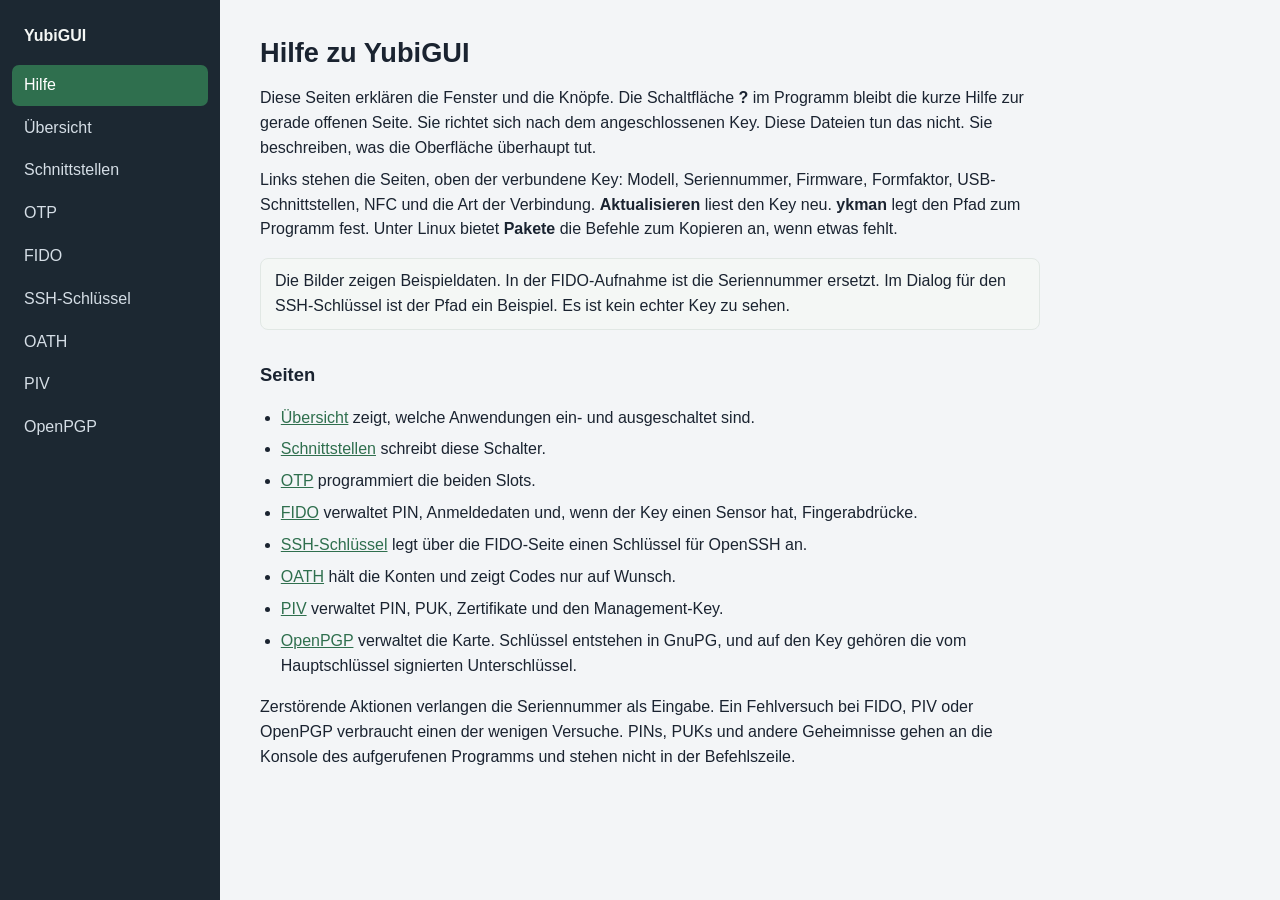
<file: docs/hilfe/index.html>
<!DOCTYPE html>
<html lang="de">
<head>
  <meta charset="utf-8">
  <meta name="viewport" content="width=device-width, initial-scale=1">
  <title>Hilfe zu YubiGUI</title>
  <link rel="stylesheet" href="hilfe.css">
</head>
<body>
  <div class="layout">
    <nav>
      <a class="brand" href="index.html">YubiGUI</a>
      <a class="page here" href="index.html">Hilfe</a>
      <a class="page" href="uebersicht.html">Übersicht</a>
      <a class="page" href="schnittstellen.html">Schnittstellen</a>
      <a class="page" href="otp.html">OTP</a>
      <a class="page" href="fido.html">FIDO</a>
      <a class="page" href="ssh.html">SSH-Schlüssel</a>
      <a class="page" href="oath.html">OATH</a>
      <a class="page" href="piv.html">PIV</a>
      <a class="page" href="openpgp.html">OpenPGP</a>
    </nav>
    <main>
      <h1>Hilfe zu YubiGUI</h1>
      <p>Diese Seiten erklären die Fenster und die Knöpfe. Die Schaltfläche <strong>?</strong> im Programm bleibt die kurze Hilfe zur gerade offenen Seite. Sie richtet sich nach dem angeschlossenen Key. Diese Dateien tun das nicht. Sie beschreiben, was die Oberfläche überhaupt tut.</p>
      <p>Links stehen die Seiten, oben der verbundene Key: Modell, Seriennummer, Firmware, Formfaktor, USB-Schnittstellen, NFC und die Art der Verbindung. <strong>Aktualisieren</strong> liest den Key neu. <strong>ykman</strong> legt den Pfad zum Programm fest. Unter Linux bietet <strong>Pakete</strong> die Befehle zum Kopieren an, wenn etwas fehlt.</p>
      <div class="note">Die Bilder zeigen Beispieldaten. In der FIDO-Aufnahme ist die Seriennummer ersetzt. Im Dialog für den SSH-Schlüssel ist der Pfad ein Beispiel. Es ist kein echter Key zu sehen.</div>
      <h2>Seiten</h2>
      <ul>
        <li><a href="uebersicht.html">Übersicht</a> zeigt, welche Anwendungen ein- und ausgeschaltet sind.</li>
        <li><a href="schnittstellen.html">Schnittstellen</a> schreibt diese Schalter.</li>
        <li><a href="otp.html">OTP</a> programmiert die beiden Slots.</li>
        <li><a href="fido.html">FIDO</a> verwaltet PIN, Anmeldedaten und, wenn der Key einen Sensor hat, Fingerabdrücke.</li>
        <li><a href="ssh.html">SSH-Schlüssel</a> legt über die FIDO-Seite einen Schlüssel für OpenSSH an.</li>
        <li><a href="oath.html">OATH</a> hält die Konten und zeigt Codes nur auf Wunsch.</li>
        <li><a href="piv.html">PIV</a> verwaltet PIN, PUK, Zertifikate und den Management-Key.</li>
        <li><a href="openpgp.html">OpenPGP</a> verwaltet die Karte. Schlüssel entstehen in GnuPG, und auf den Key gehören die vom Hauptschlüssel signierten Unterschlüssel.</li>
      </ul>
      <p>Zerstörende Aktionen verlangen die Seriennummer als Eingabe. Ein Fehlversuch bei FIDO, PIV oder OpenPGP verbraucht einen der wenigen Versuche. PINs, PUKs und andere Geheimnisse gehen an die Konsole des aufgerufenen Programms und stehen nicht in der Befehlszeile.</p>
    </main>
  </div>
</body>
</html>
</file>
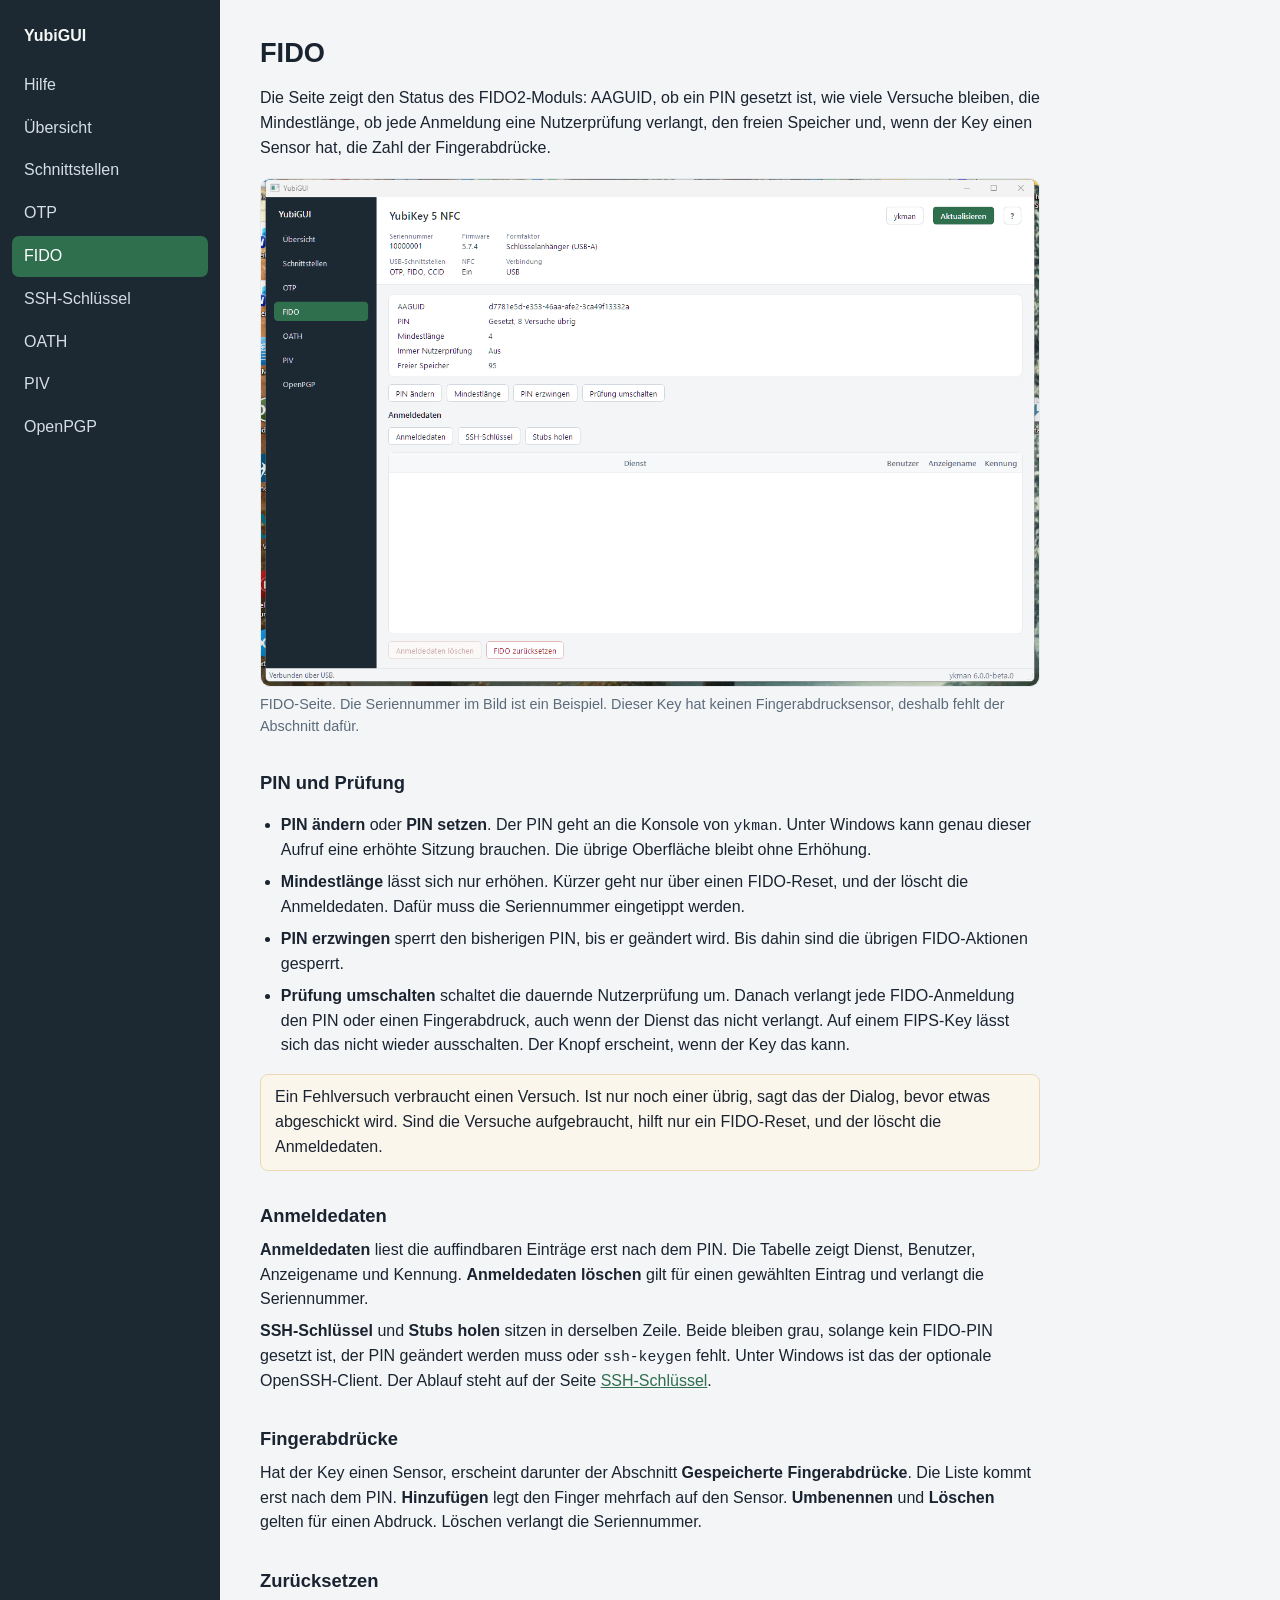
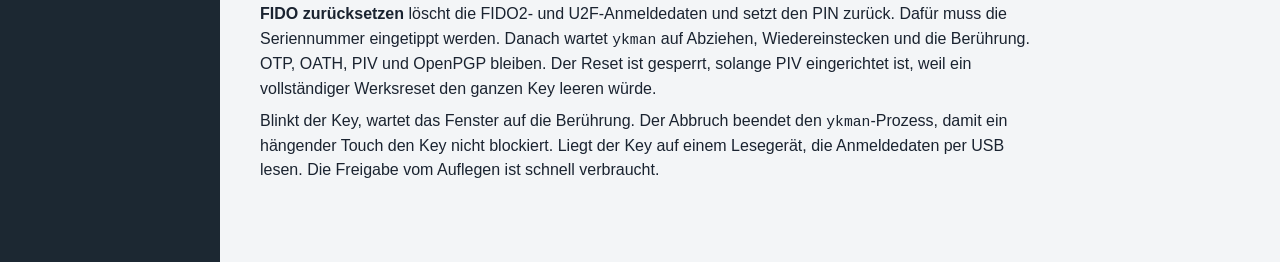
<file: docs/hilfe/fido.html>
<!DOCTYPE html>
<html lang="de">
<head>
  <meta charset="utf-8">
  <meta name="viewport" content="width=device-width, initial-scale=1">
  <title>FIDO – Hilfe zu YubiGUI</title>
  <link rel="stylesheet" href="hilfe.css">
</head>
<body>
  <div class="layout">
    <nav>
      <a class="brand" href="index.html">YubiGUI</a>
      <a class="page" href="index.html">Hilfe</a>
      <a class="page" href="uebersicht.html">Übersicht</a>
      <a class="page" href="schnittstellen.html">Schnittstellen</a>
      <a class="page" href="otp.html">OTP</a>
      <a class="page here" href="fido.html">FIDO</a>
      <a class="page" href="ssh.html">SSH-Schlüssel</a>
      <a class="page" href="oath.html">OATH</a>
      <a class="page" href="piv.html">PIV</a>
      <a class="page" href="openpgp.html">OpenPGP</a>
    </nav>
    <main>
      <h1>FIDO</h1>
      <p>Die Seite zeigt den Status des FIDO2-Moduls: AAGUID, ob ein PIN gesetzt ist, wie viele Versuche bleiben, die Mindestlänge, ob jede Anmeldung eine Nutzerprüfung verlangt, den freien Speicher und, wenn der Key einen Sensor hat, die Zahl der Fingerabdrücke.</p>
      <figure>
        <img class="shot" src="bilder/fido.png" alt="FIDO-Seite mit PIN-Status, den Knöpfen für PIN und Prüfung und den Knöpfen SSH-Schlüssel und Stubs holen">
        <figcaption>FIDO-Seite. Die Seriennummer im Bild ist ein Beispiel. Dieser Key hat keinen Fingerabdrucksensor, deshalb fehlt der Abschnitt dafür.</figcaption>
      </figure>
      <h2>PIN und Prüfung</h2>
      <ul>
        <li><strong>PIN ändern</strong> oder <strong>PIN setzen</strong>. Der PIN geht an die Konsole von <code>ykman</code>. Unter Windows kann genau dieser Aufruf eine erhöhte Sitzung brauchen. Die übrige Oberfläche bleibt ohne Erhöhung.</li>
        <li><strong>Mindestlänge</strong> lässt sich nur erhöhen. Kürzer geht nur über einen FIDO-Reset, und der löscht die Anmeldedaten. Dafür muss die Seriennummer eingetippt werden.</li>
        <li><strong>PIN erzwingen</strong> sperrt den bisherigen PIN, bis er geändert wird. Bis dahin sind die übrigen FIDO-Aktionen gesperrt.</li>
        <li><strong>Prüfung umschalten</strong> schaltet die dauernde Nutzerprüfung um. Danach verlangt jede FIDO-Anmeldung den PIN oder einen Fingerabdruck, auch wenn der Dienst das nicht verlangt. Auf einem FIPS-Key lässt sich das nicht wieder ausschalten. Der Knopf erscheint, wenn der Key das kann.</li>
      </ul>
      <div class="warn">Ein Fehlversuch verbraucht einen Versuch. Ist nur noch einer übrig, sagt das der Dialog, bevor etwas abgeschickt wird. Sind die Versuche aufgebraucht, hilft nur ein FIDO-Reset, und der löscht die Anmeldedaten.</div>
      <h2>Anmeldedaten</h2>
      <p><strong>Anmeldedaten</strong> liest die auffindbaren Einträge erst nach dem PIN. Die Tabelle zeigt Dienst, Benutzer, Anzeigename und Kennung. <strong>Anmeldedaten löschen</strong> gilt für einen gewählten Eintrag und verlangt die Seriennummer.</p>
      <p><strong>SSH-Schlüssel</strong> und <strong>Stubs holen</strong> sitzen in derselben Zeile. Beide bleiben grau, solange kein FIDO-PIN gesetzt ist, der PIN geändert werden muss oder <code>ssh-keygen</code> fehlt. Unter Windows ist das der optionale OpenSSH-Client. Der Ablauf steht auf der Seite <a href="ssh.html">SSH-Schlüssel</a>.</p>
      <h2>Fingerabdrücke</h2>
      <p>Hat der Key einen Sensor, erscheint darunter der Abschnitt <strong>Gespeicherte Fingerabdrücke</strong>. Die Liste kommt erst nach dem PIN. <strong>Hinzufügen</strong> legt den Finger mehrfach auf den Sensor. <strong>Umbenennen</strong> und <strong>Löschen</strong> gelten für einen Abdruck. Löschen verlangt die Seriennummer.</p>
      <h2>Zurücksetzen</h2>
      <p><strong>FIDO zurücksetzen</strong> löscht die FIDO2- und U2F-Anmeldedaten und setzt den PIN zurück. Dafür muss die Seriennummer eingetippt werden. Danach wartet <code>ykman</code> auf Abziehen, Wiedereinstecken und die Berührung. OTP, OATH, PIV und OpenPGP bleiben. Der Reset ist gesperrt, solange PIV eingerichtet ist, weil ein vollständiger Werksreset den ganzen Key leeren würde.</p>
      <p>Blinkt der Key, wartet das Fenster auf die Berührung. Der Abbruch beendet den <code>ykman</code>-Prozess, damit ein hängender Touch den Key nicht blockiert. Liegt der Key auf einem Lesegerät, die Anmeldedaten per USB lesen. Die Freigabe vom Auflegen ist schnell verbraucht.</p>
    </main>
  </div>
</body>
</html>
</file>
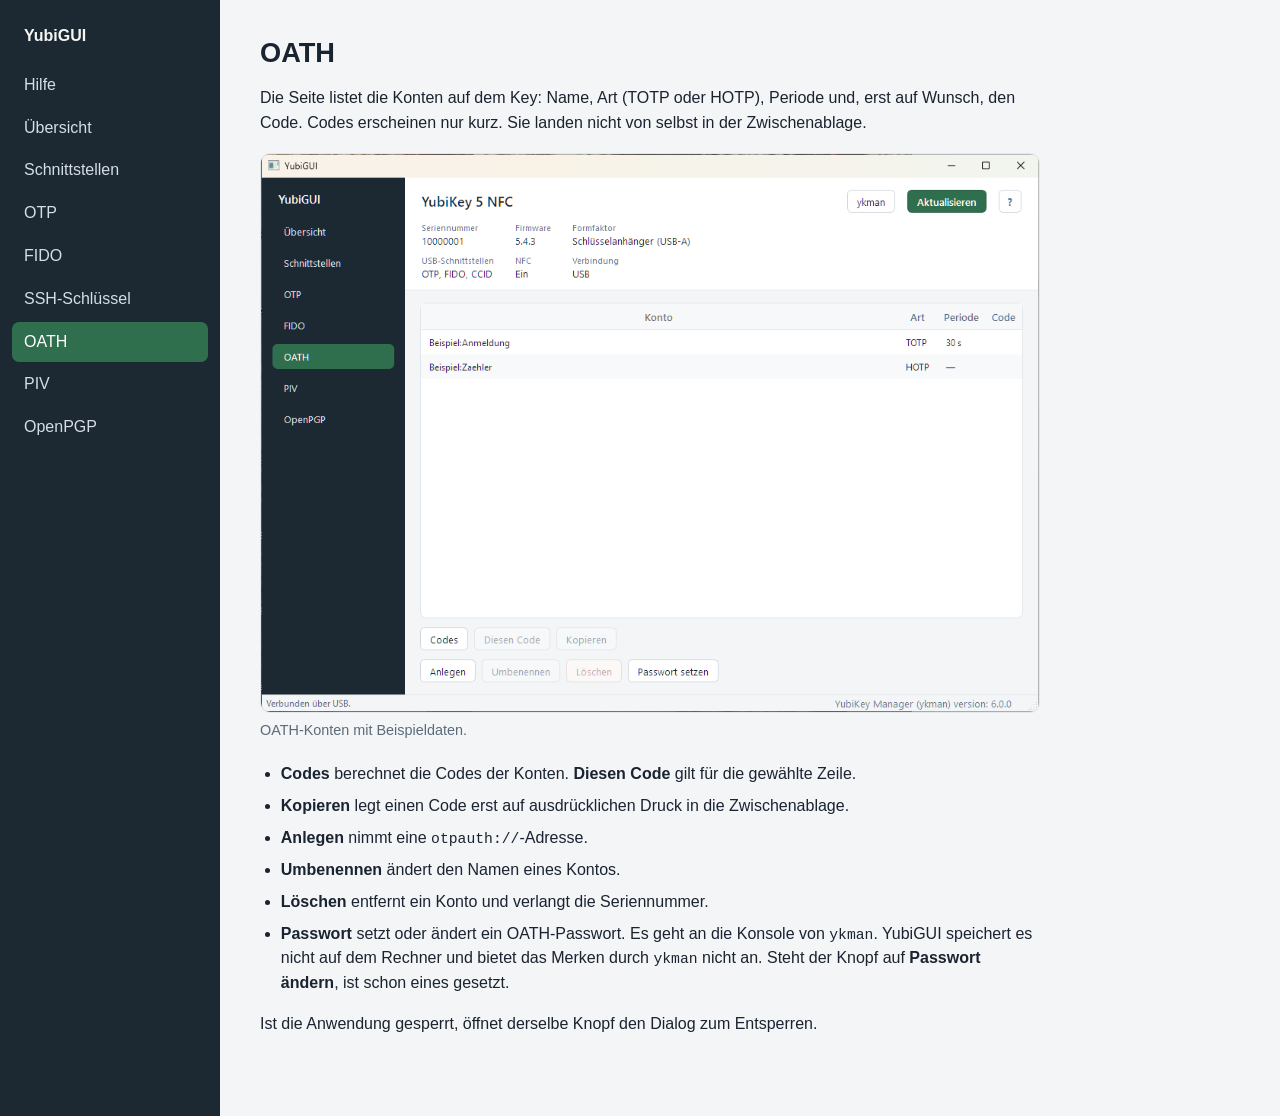
<file: docs/hilfe/oath.html>
<!DOCTYPE html>
<html lang="de">
<head>
  <meta charset="utf-8">
  <meta name="viewport" content="width=device-width, initial-scale=1">
  <title>OATH – Hilfe zu YubiGUI</title>
  <link rel="stylesheet" href="hilfe.css">
</head>
<body>
  <div class="layout">
    <nav>
      <a class="brand" href="index.html">YubiGUI</a>
      <a class="page" href="index.html">Hilfe</a>
      <a class="page" href="uebersicht.html">Übersicht</a>
      <a class="page" href="schnittstellen.html">Schnittstellen</a>
      <a class="page" href="otp.html">OTP</a>
      <a class="page" href="fido.html">FIDO</a>
      <a class="page" href="ssh.html">SSH-Schlüssel</a>
      <a class="page here" href="oath.html">OATH</a>
      <a class="page" href="piv.html">PIV</a>
      <a class="page" href="openpgp.html">OpenPGP</a>
    </nav>
    <main>
      <h1>OATH</h1>
      <p>Die Seite listet die Konten auf dem Key: Name, Art (TOTP oder HOTP), Periode und, erst auf Wunsch, den Code. Codes erscheinen nur kurz. Sie landen nicht von selbst in der Zwischenablage.</p>
      <figure>
        <img class="shot" src="../bilder/oath.png" alt="OATH-Konten mit Art, Periode und der Zeile der Knöpfe">
        <figcaption>OATH-Konten mit Beispieldaten.</figcaption>
      </figure>
      <ul>
        <li><strong>Codes</strong> berechnet die Codes der Konten. <strong>Diesen Code</strong> gilt für die gewählte Zeile.</li>
        <li><strong>Kopieren</strong> legt einen Code erst auf ausdrücklichen Druck in die Zwischenablage.</li>
        <li><strong>Anlegen</strong> nimmt eine <code>otpauth://</code>-Adresse.</li>
        <li><strong>Umbenennen</strong> ändert den Namen eines Kontos.</li>
        <li><strong>Löschen</strong> entfernt ein Konto und verlangt die Seriennummer.</li>
        <li><strong>Passwort</strong> setzt oder ändert ein OATH-Passwort. Es geht an die Konsole von <code>ykman</code>. YubiGUI speichert es nicht auf dem Rechner und bietet das Merken durch <code>ykman</code> nicht an. Steht der Knopf auf <strong>Passwort ändern</strong>, ist schon eines gesetzt.</li>
      </ul>
      <p>Ist die Anwendung gesperrt, öffnet derselbe Knopf den Dialog zum Entsperren.</p>
    </main>
  </div>
</body>
</html>
</file>
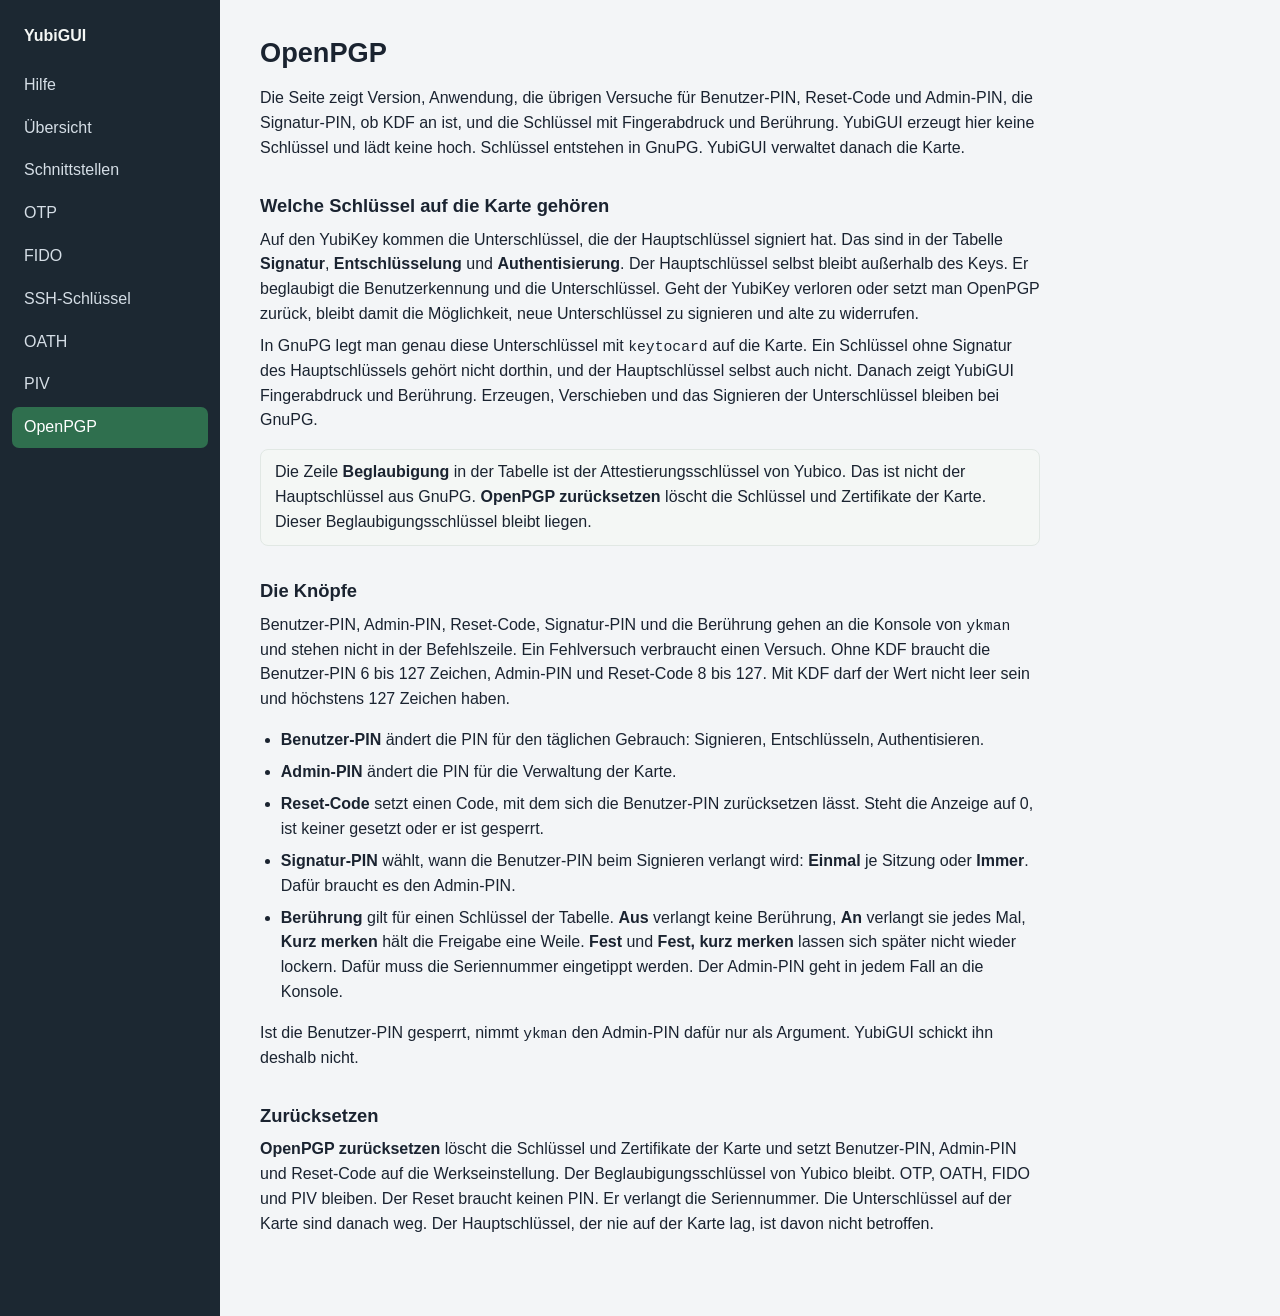
<file: docs/hilfe/openpgp.html>
<!DOCTYPE html>
<html lang="de">
<head>
  <meta charset="utf-8">
  <meta name="viewport" content="width=device-width, initial-scale=1">
  <title>OpenPGP – Hilfe zu YubiGUI</title>
  <link rel="stylesheet" href="hilfe.css">
</head>
<body>
  <div class="layout">
    <nav>
      <a class="brand" href="index.html">YubiGUI</a>
      <a class="page" href="index.html">Hilfe</a>
      <a class="page" href="uebersicht.html">Übersicht</a>
      <a class="page" href="schnittstellen.html">Schnittstellen</a>
      <a class="page" href="otp.html">OTP</a>
      <a class="page" href="fido.html">FIDO</a>
      <a class="page" href="ssh.html">SSH-Schlüssel</a>
      <a class="page" href="oath.html">OATH</a>
      <a class="page" href="piv.html">PIV</a>
      <a class="page here" href="openpgp.html">OpenPGP</a>
    </nav>
    <main>
      <h1>OpenPGP</h1>
      <p>Die Seite zeigt Version, Anwendung, die übrigen Versuche für Benutzer-PIN, Reset-Code und Admin-PIN, die Signatur-PIN, ob KDF an ist, und die Schlüssel mit Fingerabdruck und Berührung. YubiGUI erzeugt hier keine Schlüssel und lädt keine hoch. Schlüssel entstehen in GnuPG. YubiGUI verwaltet danach die Karte.</p>

      <h2>Welche Schlüssel auf die Karte gehören</h2>
      <p>Auf den YubiKey kommen die Unterschlüssel, die der Hauptschlüssel signiert hat. Das sind in der Tabelle <strong>Signatur</strong>, <strong>Entschlüsselung</strong> und <strong>Authentisierung</strong>. Der Hauptschlüssel selbst bleibt außerhalb des Keys. Er beglaubigt die Benutzerkennung und die Unterschlüssel. Geht der YubiKey verloren oder setzt man OpenPGP zurück, bleibt damit die Möglichkeit, neue Unterschlüssel zu signieren und alte zu widerrufen.</p>
      <p>In GnuPG legt man genau diese Unterschlüssel mit <code>keytocard</code> auf die Karte. Ein Schlüssel ohne Signatur des Hauptschlüssels gehört nicht dorthin, und der Hauptschlüssel selbst auch nicht. Danach zeigt YubiGUI Fingerabdruck und Berührung. Erzeugen, Verschieben und das Signieren der Unterschlüssel bleiben bei GnuPG.</p>
      <div class="note">Die Zeile <strong>Beglaubigung</strong> in der Tabelle ist der Attestierungsschlüssel von Yubico. Das ist nicht der Hauptschlüssel aus GnuPG. <strong>OpenPGP zurücksetzen</strong> löscht die Schlüssel und Zertifikate der Karte. Dieser Beglaubigungsschlüssel bleibt liegen.</div>

      <h2>Die Knöpfe</h2>
      <p>Benutzer-PIN, Admin-PIN, Reset-Code, Signatur-PIN und die Berührung gehen an die Konsole von <code>ykman</code> und stehen nicht in der Befehlszeile. Ein Fehlversuch verbraucht einen Versuch. Ohne KDF braucht die Benutzer-PIN 6 bis 127 Zeichen, Admin-PIN und Reset-Code 8 bis 127. Mit KDF darf der Wert nicht leer sein und höchstens 127 Zeichen haben.</p>
      <ul>
        <li><strong>Benutzer-PIN</strong> ändert die PIN für den täglichen Gebrauch: Signieren, Entschlüsseln, Authentisieren.</li>
        <li><strong>Admin-PIN</strong> ändert die PIN für die Verwaltung der Karte.</li>
        <li><strong>Reset-Code</strong> setzt einen Code, mit dem sich die Benutzer-PIN zurücksetzen lässt. Steht die Anzeige auf 0, ist keiner gesetzt oder er ist gesperrt.</li>
        <li><strong>Signatur-PIN</strong> wählt, wann die Benutzer-PIN beim Signieren verlangt wird: <strong>Einmal</strong> je Sitzung oder <strong>Immer</strong>. Dafür braucht es den Admin-PIN.</li>
        <li><strong>Berührung</strong> gilt für einen Schlüssel der Tabelle. <strong>Aus</strong> verlangt keine Berührung, <strong>An</strong> verlangt sie jedes Mal, <strong>Kurz merken</strong> hält die Freigabe eine Weile. <strong>Fest</strong> und <strong>Fest, kurz merken</strong> lassen sich später nicht wieder lockern. Dafür muss die Seriennummer eingetippt werden. Der Admin-PIN geht in jedem Fall an die Konsole.</li>
      </ul>
      <p>Ist die Benutzer-PIN gesperrt, nimmt <code>ykman</code> den Admin-PIN dafür nur als Argument. YubiGUI schickt ihn deshalb nicht.</p>

      <h2>Zurücksetzen</h2>
      <p><strong>OpenPGP zurücksetzen</strong> löscht die Schlüssel und Zertifikate der Karte und setzt Benutzer-PIN, Admin-PIN und Reset-Code auf die Werkseinstellung. Der Beglaubigungsschlüssel von Yubico bleibt. OTP, OATH, FIDO und PIV bleiben. Der Reset braucht keinen PIN. Er verlangt die Seriennummer. Die Unterschlüssel auf der Karte sind danach weg. Der Hauptschlüssel, der nie auf der Karte lag, ist davon nicht betroffen.</p>
    </main>
  </div>
</body>
</html>
</file>
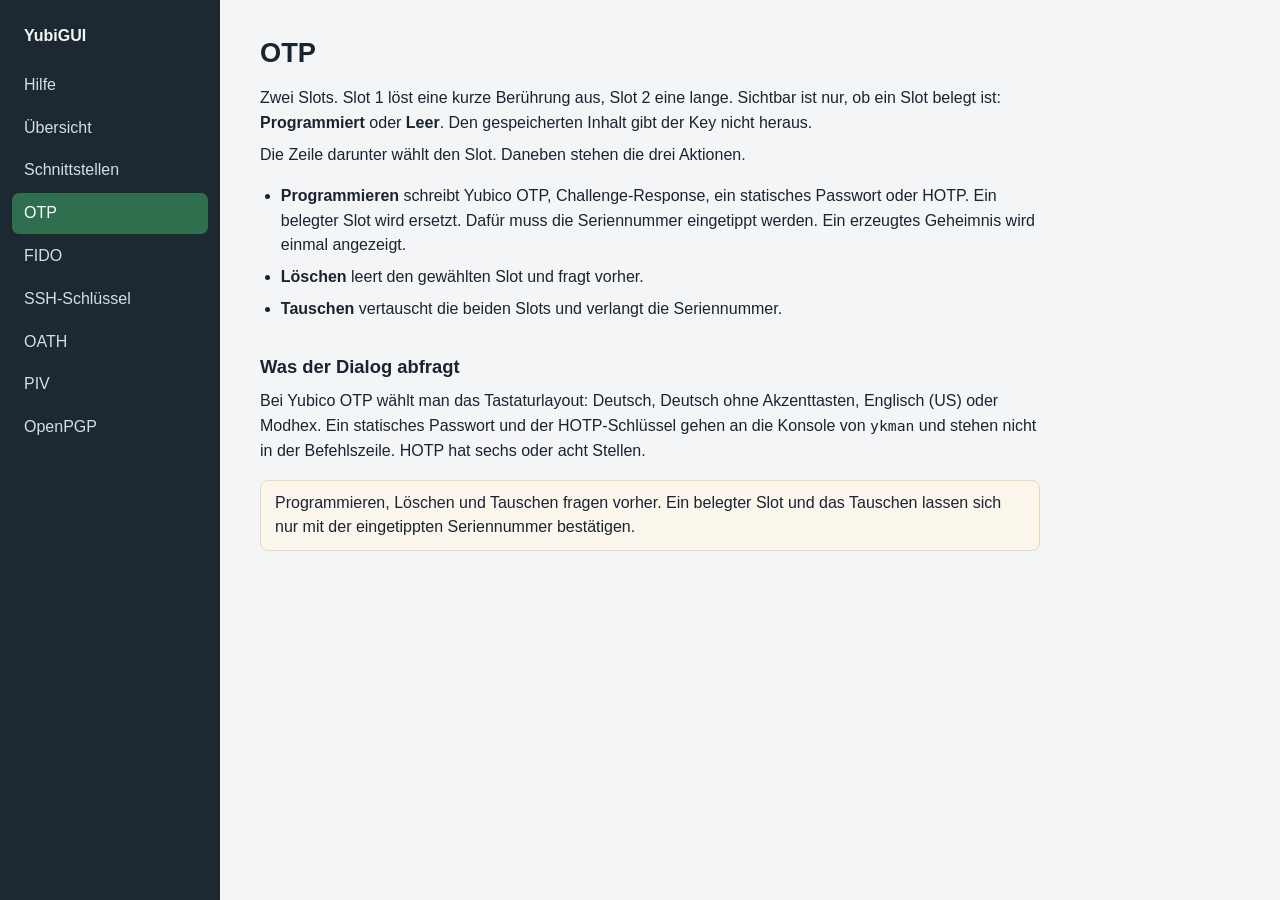
<file: docs/hilfe/otp.html>
<!DOCTYPE html>
<html lang="de">
<head>
  <meta charset="utf-8">
  <meta name="viewport" content="width=device-width, initial-scale=1">
  <title>OTP – Hilfe zu YubiGUI</title>
  <link rel="stylesheet" href="hilfe.css">
</head>
<body>
  <div class="layout">
    <nav>
      <a class="brand" href="index.html">YubiGUI</a>
      <a class="page" href="index.html">Hilfe</a>
      <a class="page" href="uebersicht.html">Übersicht</a>
      <a class="page" href="schnittstellen.html">Schnittstellen</a>
      <a class="page here" href="otp.html">OTP</a>
      <a class="page" href="fido.html">FIDO</a>
      <a class="page" href="ssh.html">SSH-Schlüssel</a>
      <a class="page" href="oath.html">OATH</a>
      <a class="page" href="piv.html">PIV</a>
      <a class="page" href="openpgp.html">OpenPGP</a>
    </nav>
    <main>
      <h1>OTP</h1>
      <p>Zwei Slots. Slot 1 löst eine kurze Berührung aus, Slot 2 eine lange. Sichtbar ist nur, ob ein Slot belegt ist: <strong>Programmiert</strong> oder <strong>Leer</strong>. Den gespeicherten Inhalt gibt der Key nicht heraus.</p>
      <p>Die Zeile darunter wählt den Slot. Daneben stehen die drei Aktionen.</p>
      <ul>
        <li><strong>Programmieren</strong> schreibt Yubico OTP, Challenge-Response, ein statisches Passwort oder HOTP. Ein belegter Slot wird ersetzt. Dafür muss die Seriennummer eingetippt werden. Ein erzeugtes Geheimnis wird einmal angezeigt.</li>
        <li><strong>Löschen</strong> leert den gewählten Slot und fragt vorher.</li>
        <li><strong>Tauschen</strong> vertauscht die beiden Slots und verlangt die Seriennummer.</li>
      </ul>
      <h2>Was der Dialog abfragt</h2>
      <p>Bei Yubico OTP wählt man das Tastaturlayout: Deutsch, Deutsch ohne Akzenttasten, Englisch (US) oder Modhex. Ein statisches Passwort und der HOTP-Schlüssel gehen an die Konsole von <code>ykman</code> und stehen nicht in der Befehlszeile. HOTP hat sechs oder acht Stellen.</p>
      <div class="warn">Programmieren, Löschen und Tauschen fragen vorher. Ein belegter Slot und das Tauschen lassen sich nur mit der eingetippten Seriennummer bestätigen.</div>
    </main>
  </div>
</body>
</html>
</file>
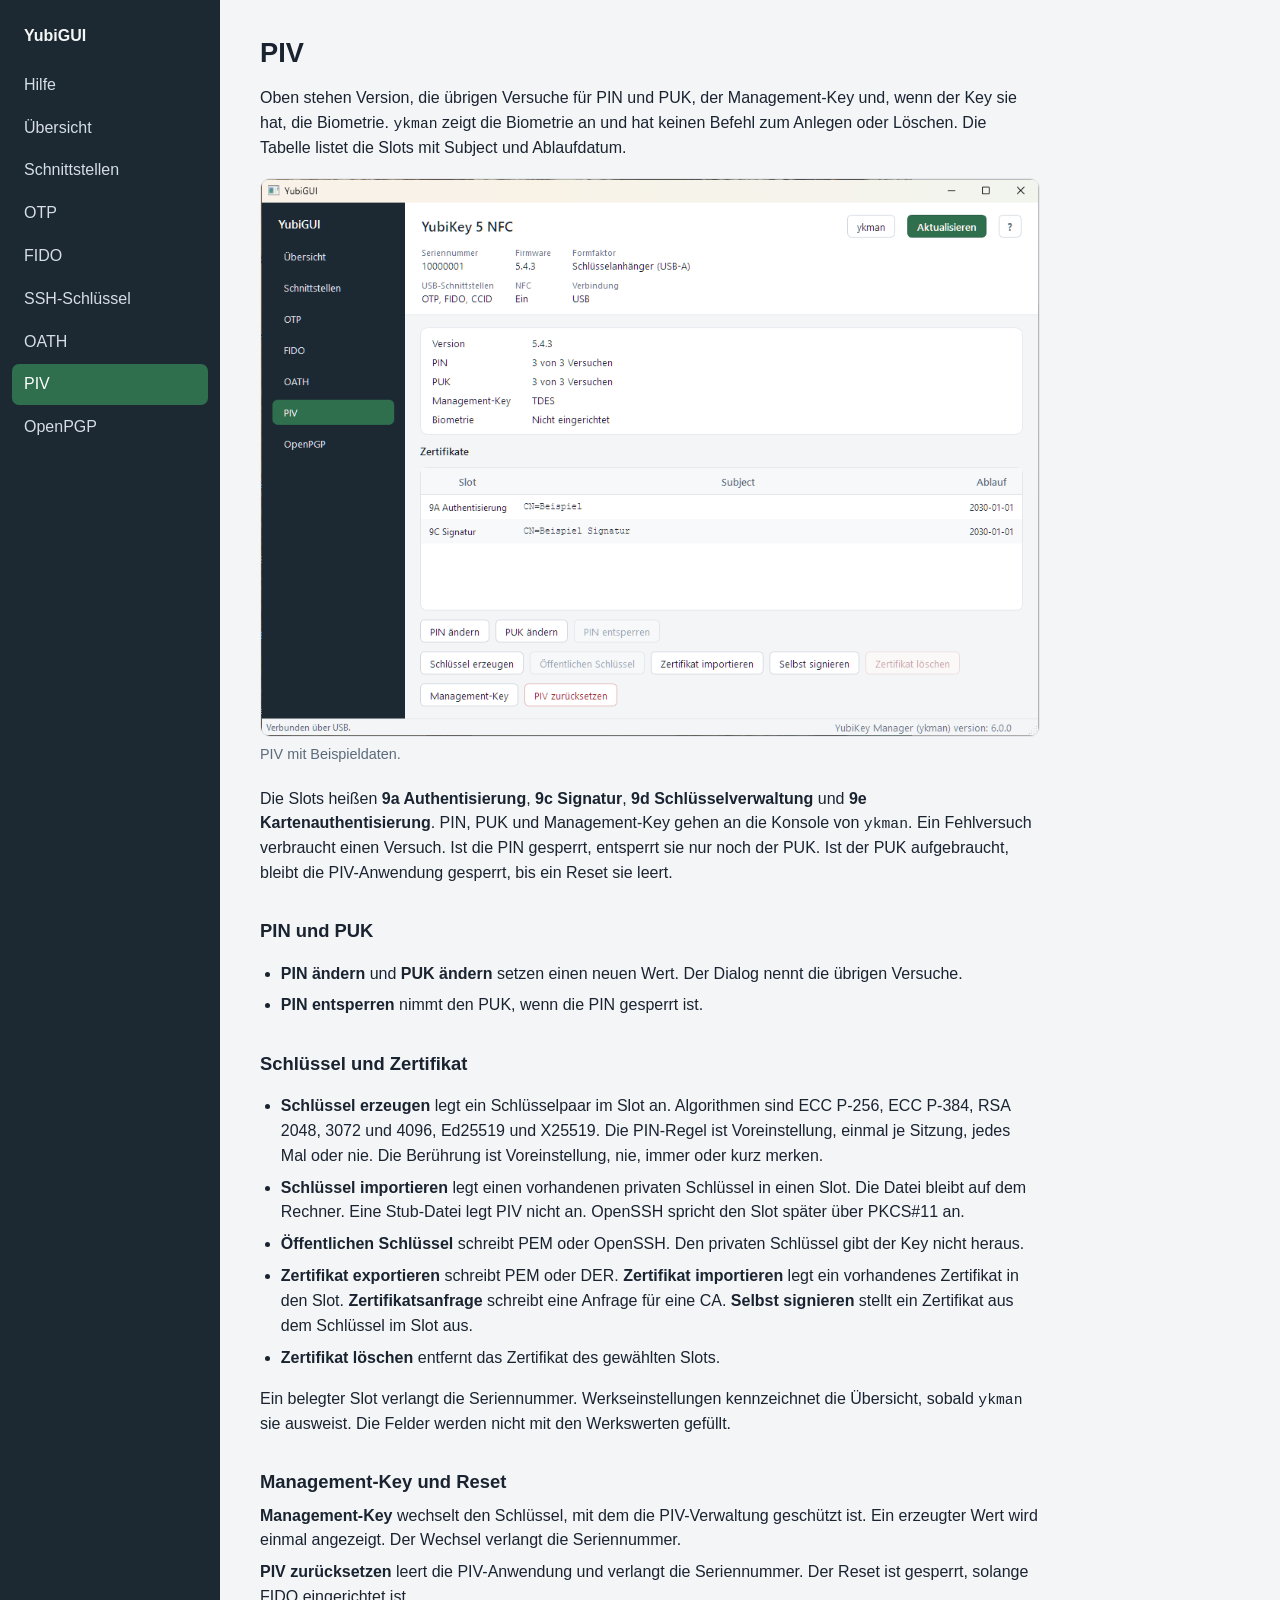
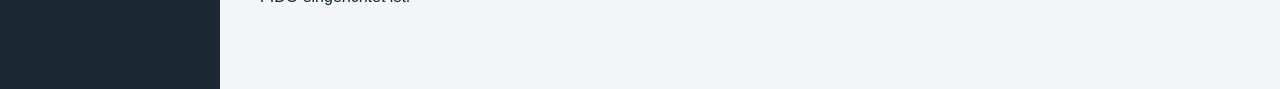
<file: docs/hilfe/piv.html>
<!DOCTYPE html>
<html lang="de">
<head>
  <meta charset="utf-8">
  <meta name="viewport" content="width=device-width, initial-scale=1">
  <title>PIV – Hilfe zu YubiGUI</title>
  <link rel="stylesheet" href="hilfe.css">
</head>
<body>
  <div class="layout">
    <nav>
      <a class="brand" href="index.html">YubiGUI</a>
      <a class="page" href="index.html">Hilfe</a>
      <a class="page" href="uebersicht.html">Übersicht</a>
      <a class="page" href="schnittstellen.html">Schnittstellen</a>
      <a class="page" href="otp.html">OTP</a>
      <a class="page" href="fido.html">FIDO</a>
      <a class="page" href="ssh.html">SSH-Schlüssel</a>
      <a class="page" href="oath.html">OATH</a>
      <a class="page here" href="piv.html">PIV</a>
      <a class="page" href="openpgp.html">OpenPGP</a>
    </nav>
    <main>
      <h1>PIV</h1>
      <p>Oben stehen Version, die übrigen Versuche für PIN und PUK, der Management-Key und, wenn der Key sie hat, die Biometrie. <code>ykman</code> zeigt die Biometrie an und hat keinen Befehl zum Anlegen oder Löschen. Die Tabelle listet die Slots mit Subject und Ablaufdatum.</p>
      <figure>
        <img class="shot" src="../bilder/piv.png" alt="PIV-Seite mit PIN, PUK, Management-Key und den Zertifikats-Slots">
        <figcaption>PIV mit Beispieldaten.</figcaption>
      </figure>
      <p>Die Slots heißen <strong>9a Authentisierung</strong>, <strong>9c Signatur</strong>, <strong>9d Schlüsselverwaltung</strong> und <strong>9e Kartenauthentisierung</strong>. PIN, PUK und Management-Key gehen an die Konsole von <code>ykman</code>. Ein Fehlversuch verbraucht einen Versuch. Ist die PIN gesperrt, entsperrt sie nur noch der PUK. Ist der PUK aufgebraucht, bleibt die PIV-Anwendung gesperrt, bis ein Reset sie leert.</p>
      <h2>PIN und PUK</h2>
      <ul>
        <li><strong>PIN ändern</strong> und <strong>PUK ändern</strong> setzen einen neuen Wert. Der Dialog nennt die übrigen Versuche.</li>
        <li><strong>PIN entsperren</strong> nimmt den PUK, wenn die PIN gesperrt ist.</li>
      </ul>
      <h2>Schlüssel und Zertifikat</h2>
      <ul>
        <li><strong>Schlüssel erzeugen</strong> legt ein Schlüsselpaar im Slot an. Algorithmen sind ECC P-256, ECC P-384, RSA 2048, 3072 und 4096, Ed25519 und X25519. Die PIN-Regel ist Voreinstellung, einmal je Sitzung, jedes Mal oder nie. Die Berührung ist Voreinstellung, nie, immer oder kurz merken.</li>
        <li><strong>Schlüssel importieren</strong> legt einen vorhandenen privaten Schlüssel in einen Slot. Die Datei bleibt auf dem Rechner. Eine Stub-Datei legt PIV nicht an. OpenSSH spricht den Slot später über PKCS#11 an.</li>
        <li><strong>Öffentlichen Schlüssel</strong> schreibt PEM oder OpenSSH. Den privaten Schlüssel gibt der Key nicht heraus.</li>
        <li><strong>Zertifikat exportieren</strong> schreibt PEM oder DER. <strong>Zertifikat importieren</strong> legt ein vorhandenes Zertifikat in den Slot. <strong>Zertifikatsanfrage</strong> schreibt eine Anfrage für eine CA. <strong>Selbst signieren</strong> stellt ein Zertifikat aus dem Schlüssel im Slot aus.</li>
        <li><strong>Zertifikat löschen</strong> entfernt das Zertifikat des gewählten Slots.</li>
      </ul>
      <p>Ein belegter Slot verlangt die Seriennummer. Werkseinstellungen kennzeichnet die Übersicht, sobald <code>ykman</code> sie ausweist. Die Felder werden nicht mit den Werkswerten gefüllt.</p>
      <h2>Management-Key und Reset</h2>
      <p><strong>Management-Key</strong> wechselt den Schlüssel, mit dem die PIV-Verwaltung geschützt ist. Ein erzeugter Wert wird einmal angezeigt. Der Wechsel verlangt die Seriennummer.</p>
      <p><strong>PIV zurücksetzen</strong> leert die PIV-Anwendung und verlangt die Seriennummer. Der Reset ist gesperrt, solange FIDO eingerichtet ist.</p>
    </main>
  </div>
</body>
</html>
</file>
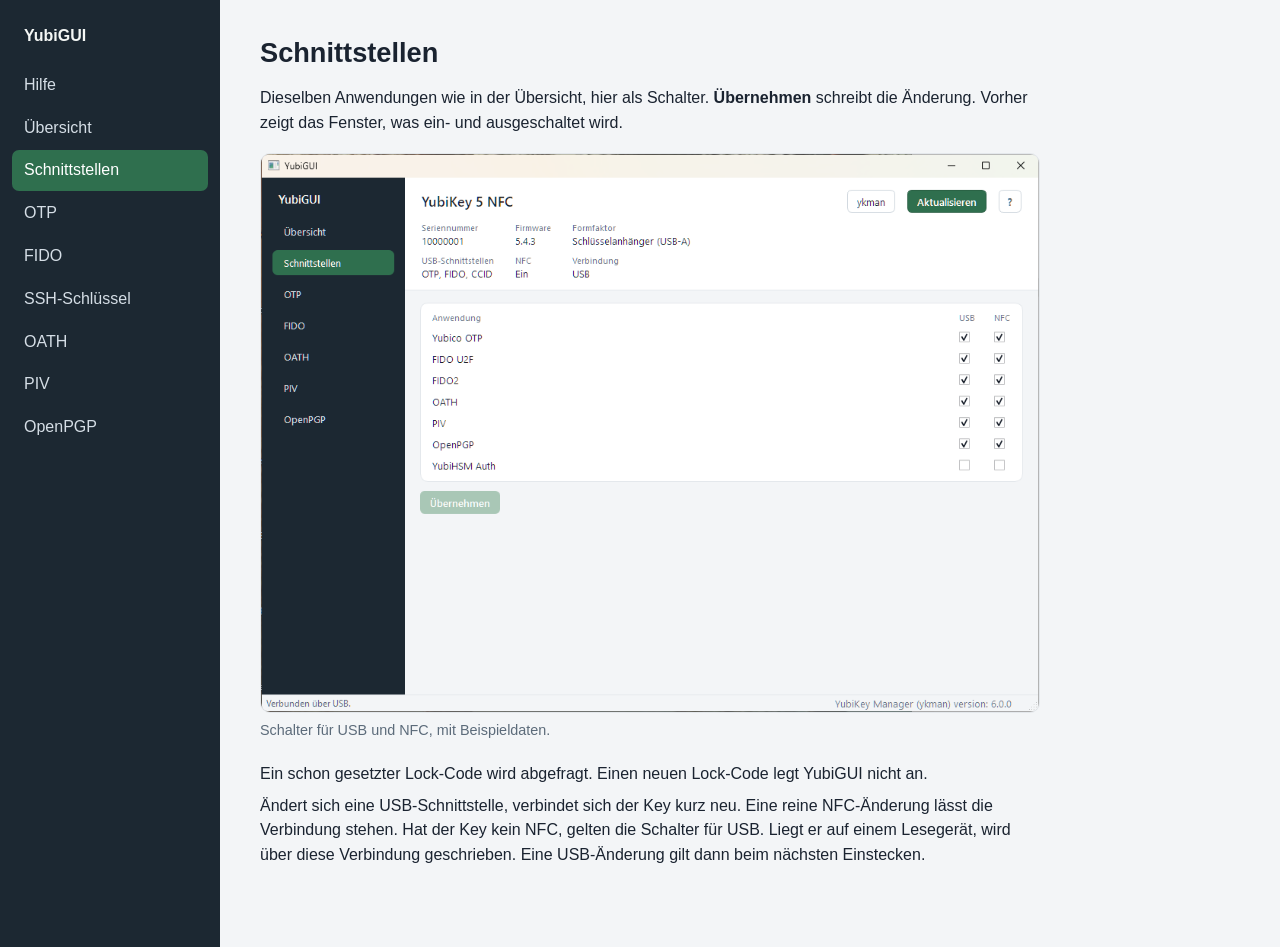
<file: docs/hilfe/schnittstellen.html>
<!DOCTYPE html>
<html lang="de">
<head>
  <meta charset="utf-8">
  <meta name="viewport" content="width=device-width, initial-scale=1">
  <title>Schnittstellen – Hilfe zu YubiGUI</title>
  <link rel="stylesheet" href="hilfe.css">
</head>
<body>
  <div class="layout">
    <nav>
      <a class="brand" href="index.html">YubiGUI</a>
      <a class="page" href="index.html">Hilfe</a>
      <a class="page" href="uebersicht.html">Übersicht</a>
      <a class="page here" href="schnittstellen.html">Schnittstellen</a>
      <a class="page" href="otp.html">OTP</a>
      <a class="page" href="fido.html">FIDO</a>
      <a class="page" href="ssh.html">SSH-Schlüssel</a>
      <a class="page" href="oath.html">OATH</a>
      <a class="page" href="piv.html">PIV</a>
      <a class="page" href="openpgp.html">OpenPGP</a>
    </nav>
    <main>
      <h1>Schnittstellen</h1>
      <p>Dieselben Anwendungen wie in der Übersicht, hier als Schalter. <strong>Übernehmen</strong> schreibt die Änderung. Vorher zeigt das Fenster, was ein- und ausgeschaltet wird.</p>
      <figure>
        <img class="shot" src="../bilder/schnittstellen.png" alt="Schalter für USB und NFC und der Knopf Übernehmen">
        <figcaption>Schalter für USB und NFC, mit Beispieldaten.</figcaption>
      </figure>
      <p>Ein schon gesetzter Lock-Code wird abgefragt. Einen neuen Lock-Code legt YubiGUI nicht an.</p>
      <p>Ändert sich eine USB-Schnittstelle, verbindet sich der Key kurz neu. Eine reine NFC-Änderung lässt die Verbindung stehen. Hat der Key kein NFC, gelten die Schalter für USB. Liegt er auf einem Lesegerät, wird über diese Verbindung geschrieben. Eine USB-Änderung gilt dann beim nächsten Einstecken.</p>
    </main>
  </div>
</body>
</html>
</file>
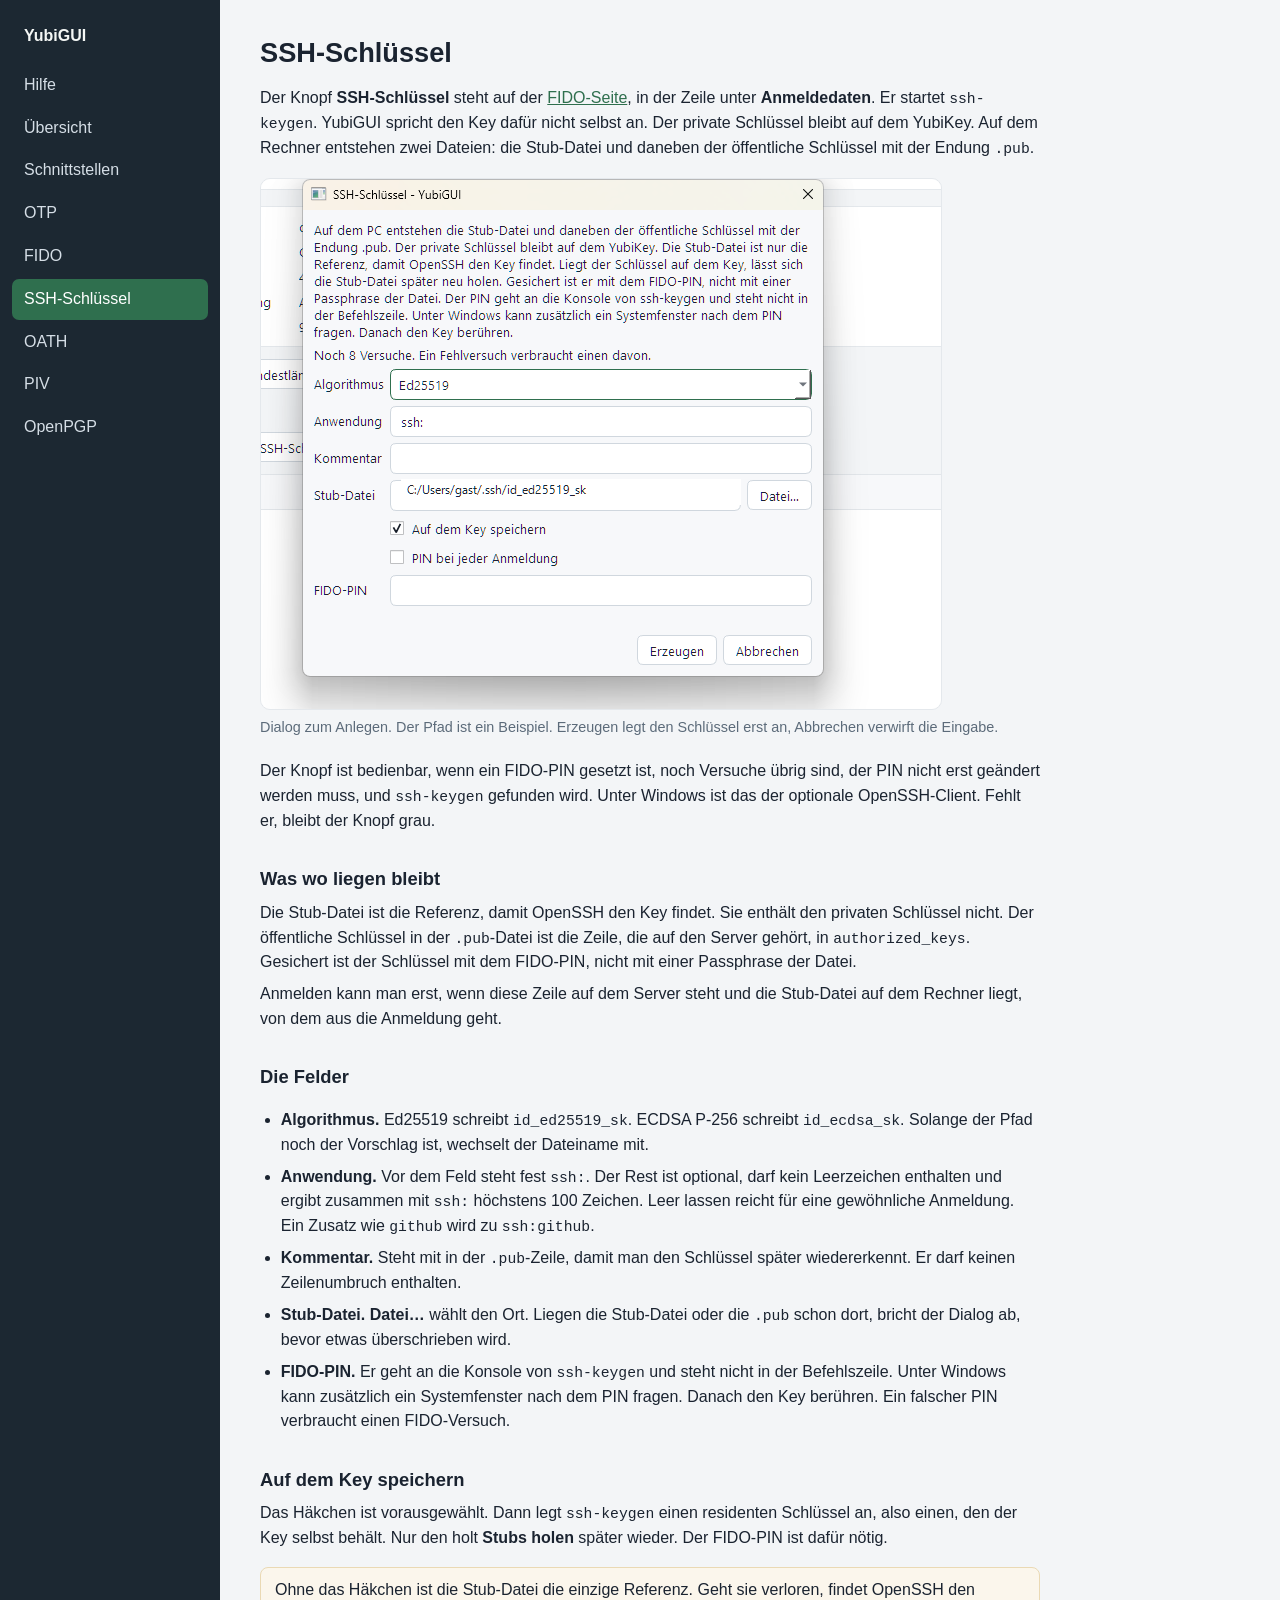
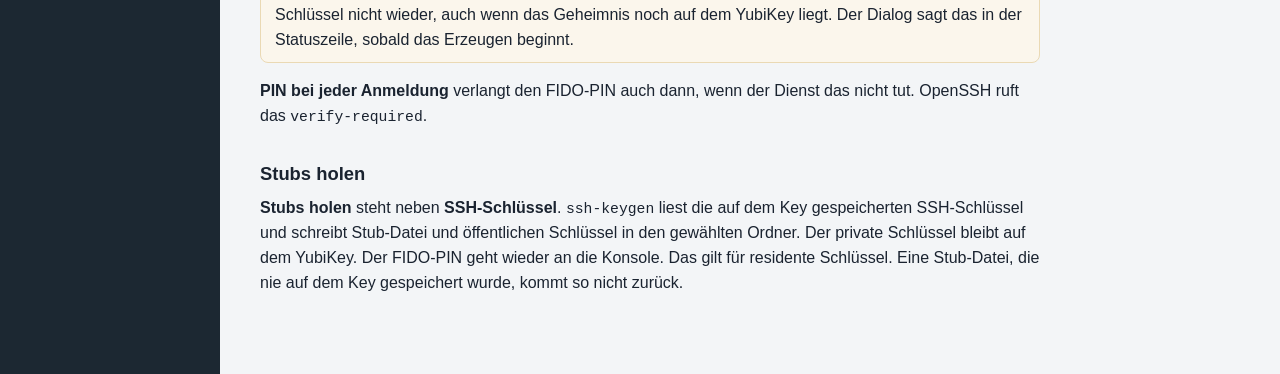
<file: docs/hilfe/ssh.html>
<!DOCTYPE html>
<html lang="de">
<head>
  <meta charset="utf-8">
  <meta name="viewport" content="width=device-width, initial-scale=1">
  <title>SSH-Schlüssel – Hilfe zu YubiGUI</title>
  <link rel="stylesheet" href="hilfe.css">
</head>
<body>
  <div class="layout">
    <nav>
      <a class="brand" href="index.html">YubiGUI</a>
      <a class="page" href="index.html">Hilfe</a>
      <a class="page" href="uebersicht.html">Übersicht</a>
      <a class="page" href="schnittstellen.html">Schnittstellen</a>
      <a class="page" href="otp.html">OTP</a>
      <a class="page" href="fido.html">FIDO</a>
      <a class="page here" href="ssh.html">SSH-Schlüssel</a>
      <a class="page" href="oath.html">OATH</a>
      <a class="page" href="piv.html">PIV</a>
      <a class="page" href="openpgp.html">OpenPGP</a>
    </nav>
    <main>
      <h1>SSH-Schlüssel</h1>
      <p>Der Knopf <strong>SSH-Schlüssel</strong> steht auf der <a href="fido.html">FIDO-Seite</a>, in der Zeile unter <strong>Anmeldedaten</strong>. Er startet <code>ssh-keygen</code>. YubiGUI spricht den Key dafür nicht selbst an. Der private Schlüssel bleibt auf dem YubiKey. Auf dem Rechner entstehen zwei Dateien: die Stub-Datei und daneben der öffentliche Schlüssel mit der Endung <code>.pub</code>.</p>
      <figure>
        <img class="shot" src="bilder/ssh.png" alt="Dialog SSH-Schlüssel mit Algorithmus, Anwendung ssh:, Stub-Datei, den beiden Häkchen und dem FIDO-PIN">
        <figcaption>Dialog zum Anlegen. Der Pfad ist ein Beispiel. Erzeugen legt den Schlüssel erst an, Abbrechen verwirft die Eingabe.</figcaption>
      </figure>
      <p>Der Knopf ist bedienbar, wenn ein FIDO-PIN gesetzt ist, noch Versuche übrig sind, der PIN nicht erst geändert werden muss, und <code>ssh-keygen</code> gefunden wird. Unter Windows ist das der optionale OpenSSH-Client. Fehlt er, bleibt der Knopf grau.</p>

      <h2>Was wo liegen bleibt</h2>
      <p>Die Stub-Datei ist die Referenz, damit OpenSSH den Key findet. Sie enthält den privaten Schlüssel nicht. Der öffentliche Schlüssel in der <code>.pub</code>-Datei ist die Zeile, die auf den Server gehört, in <code>authorized_keys</code>. Gesichert ist der Schlüssel mit dem FIDO-PIN, nicht mit einer Passphrase der Datei.</p>
      <p>Anmelden kann man erst, wenn diese Zeile auf dem Server steht und die Stub-Datei auf dem Rechner liegt, von dem aus die Anmeldung geht.</p>

      <h2>Die Felder</h2>
      <ul>
        <li><strong>Algorithmus.</strong> Ed25519 schreibt <code>id_ed25519_sk</code>. ECDSA P-256 schreibt <code>id_ecdsa_sk</code>. Solange der Pfad noch der Vorschlag ist, wechselt der Dateiname mit.</li>
        <li><strong>Anwendung.</strong> Vor dem Feld steht fest <code>ssh:</code>. Der Rest ist optional, darf kein Leerzeichen enthalten und ergibt zusammen mit <code>ssh:</code> höchstens 100 Zeichen. Leer lassen reicht für eine gewöhnliche Anmeldung. Ein Zusatz wie <code>github</code> wird zu <code>ssh:github</code>.</li>
        <li><strong>Kommentar.</strong> Steht mit in der <code>.pub</code>-Zeile, damit man den Schlüssel später wiedererkennt. Er darf keinen Zeilenumbruch enthalten.</li>
        <li><strong>Stub-Datei.</strong> <strong>Datei…</strong> wählt den Ort. Liegen die Stub-Datei oder die <code>.pub</code> schon dort, bricht der Dialog ab, bevor etwas überschrieben wird.</li>
        <li><strong>FIDO-PIN.</strong> Er geht an die Konsole von <code>ssh-keygen</code> und steht nicht in der Befehlszeile. Unter Windows kann zusätzlich ein Systemfenster nach dem PIN fragen. Danach den Key berühren. Ein falscher PIN verbraucht einen FIDO-Versuch.</li>
      </ul>

      <h2>Auf dem Key speichern</h2>
      <p>Das Häkchen ist vorausgewählt. Dann legt <code>ssh-keygen</code> einen residenten Schlüssel an, also einen, den der Key selbst behält. Nur den holt <strong>Stubs holen</strong> später wieder. Der FIDO-PIN ist dafür nötig.</p>
      <div class="warn">Ohne das Häkchen ist die Stub-Datei die einzige Referenz. Geht sie verloren, findet OpenSSH den Schlüssel nicht wieder, auch wenn das Geheimnis noch auf dem YubiKey liegt. Der Dialog sagt das in der Statuszeile, sobald das Erzeugen beginnt.</div>
      <p><strong>PIN bei jeder Anmeldung</strong> verlangt den FIDO-PIN auch dann, wenn der Dienst das nicht tut. OpenSSH ruft das <code>verify-required</code>.</p>

      <h2>Stubs holen</h2>
      <p><strong>Stubs holen</strong> steht neben <strong>SSH-Schlüssel</strong>. <code>ssh-keygen</code> liest die auf dem Key gespeicherten SSH-Schlüssel und schreibt Stub-Datei und öffentlichen Schlüssel in den gewählten Ordner. Der private Schlüssel bleibt auf dem YubiKey. Der FIDO-PIN geht wieder an die Konsole. Das gilt für residente Schlüssel. Eine Stub-Datei, die nie auf dem Key gespeichert wurde, kommt so nicht zurück.</p>
    </main>
  </div>
</body>
</html>
</file>
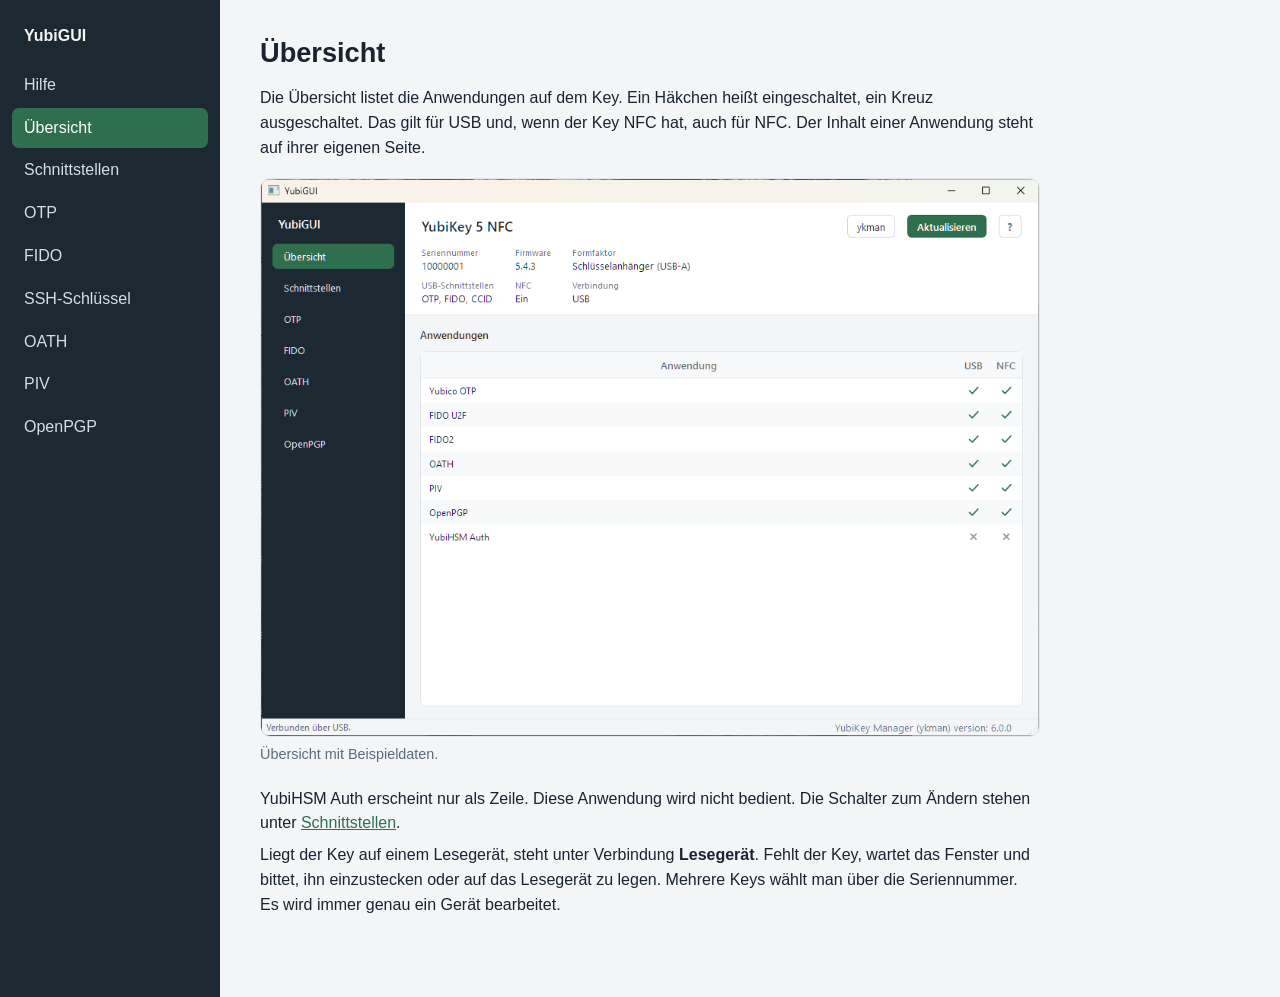
<file: docs/hilfe/uebersicht.html>
<!DOCTYPE html>
<html lang="de">
<head>
  <meta charset="utf-8">
  <meta name="viewport" content="width=device-width, initial-scale=1">
  <title>Übersicht – Hilfe zu YubiGUI</title>
  <link rel="stylesheet" href="hilfe.css">
</head>
<body>
  <div class="layout">
    <nav>
      <a class="brand" href="index.html">YubiGUI</a>
      <a class="page" href="index.html">Hilfe</a>
      <a class="page here" href="uebersicht.html">Übersicht</a>
      <a class="page" href="schnittstellen.html">Schnittstellen</a>
      <a class="page" href="otp.html">OTP</a>
      <a class="page" href="fido.html">FIDO</a>
      <a class="page" href="ssh.html">SSH-Schlüssel</a>
      <a class="page" href="oath.html">OATH</a>
      <a class="page" href="piv.html">PIV</a>
      <a class="page" href="openpgp.html">OpenPGP</a>
    </nav>
    <main>
      <h1>Übersicht</h1>
      <p>Die Übersicht listet die Anwendungen auf dem Key. Ein Häkchen heißt eingeschaltet, ein Kreuz ausgeschaltet. Das gilt für USB und, wenn der Key NFC hat, auch für NFC. Der Inhalt einer Anwendung steht auf ihrer eigenen Seite.</p>
      <figure>
        <img class="shot" src="../bilder/uebersicht.png" alt="Übersicht mit den Anwendungen des Keys, Häkchen für ein und Kreuz für aus">
        <figcaption>Übersicht mit Beispieldaten.</figcaption>
      </figure>
      <p>YubiHSM Auth erscheint nur als Zeile. Diese Anwendung wird nicht bedient. Die Schalter zum Ändern stehen unter <a href="schnittstellen.html">Schnittstellen</a>.</p>
      <p>Liegt der Key auf einem Lesegerät, steht unter Verbindung <strong>Lesegerät</strong>. Fehlt der Key, wartet das Fenster und bittet, ihn einzustecken oder auf das Lesegerät zu legen. Mehrere Keys wählt man über die Seriennummer. Es wird immer genau ein Gerät bearbeitet.</p>
    </main>
  </div>
</body>
</html>
</file>
<file: docs/hilfe/hilfe.css>
:root {
  --ink: #1a2330;
  --muted: #5c6b7a;
  --line: #e4e8ec;
  --bg: #f3f5f7;
  --paper: #ffffff;
  --green: #2f6f4e;
  --nav: #1c2832;
}

* { box-sizing: border-box; }

body {
  margin: 0;
  color: var(--ink);
  background: var(--bg);
  font: 16px/1.55 "Segoe UI", sans-serif;
}

.layout {
  display: flex;
  min-height: 100vh;
}

nav {
  width: 220px;
  flex: none;
  background: var(--nav);
  color: #d5dee6;
  padding: 18px 12px 28px;
}

nav .brand {
  display: block;
  color: #f4f7f5;
  font-weight: 600;
  text-decoration: none;
  padding: 6px 12px 14px;
}

nav a.page {
  display: block;
  color: #d5dee6;
  text-decoration: none;
  padding: 8px 12px;
  margin: 2px 0;
  border-radius: 7px;
}

nav a.page.here,
nav a.page:hover {
  background: var(--green);
  color: #ffffff;
}

main {
  padding: 32px 40px 72px;
  max-width: 860px;
}

h1 {
  font-size: 1.7rem;
  font-weight: 600;
  margin: 0 0 12px;
}

h2 {
  font-size: 1.15rem;
  font-weight: 600;
  margin: 1.7em 0 0.4em;
}

p, li { margin: 0.45em 0; }

ul, ol { padding-left: 1.3em; }

a { color: var(--green); }

figure {
  margin: 1.1em 0 1.3em;
}

img.shot {
  display: block;
  max-width: 100%;
  height: auto;
  background: var(--paper);
  border: 1px solid var(--line);
  border-radius: 10px;
}

figcaption {
  color: var(--muted);
  font-size: 0.9rem;
  margin-top: 6px;
}

.note,
.warn {
  border-radius: 8px;
  padding: 10px 14px;
  margin: 1em 0;
}

.note {
  background: #f4f7f5;
  border: 1px solid #e1e8e4;
}

.warn {
  background: #fbf6ec;
  border: 1px solid #ead9b4;
}

code {
  font-family: Consolas, "Cascadia Mono", monospace;
  font-size: 0.92em;
}

@media (max-width: 760px) {
  .layout { display: block; }
  nav { width: auto; }
  main { padding: 22px 16px 48px; }
}
</file>
